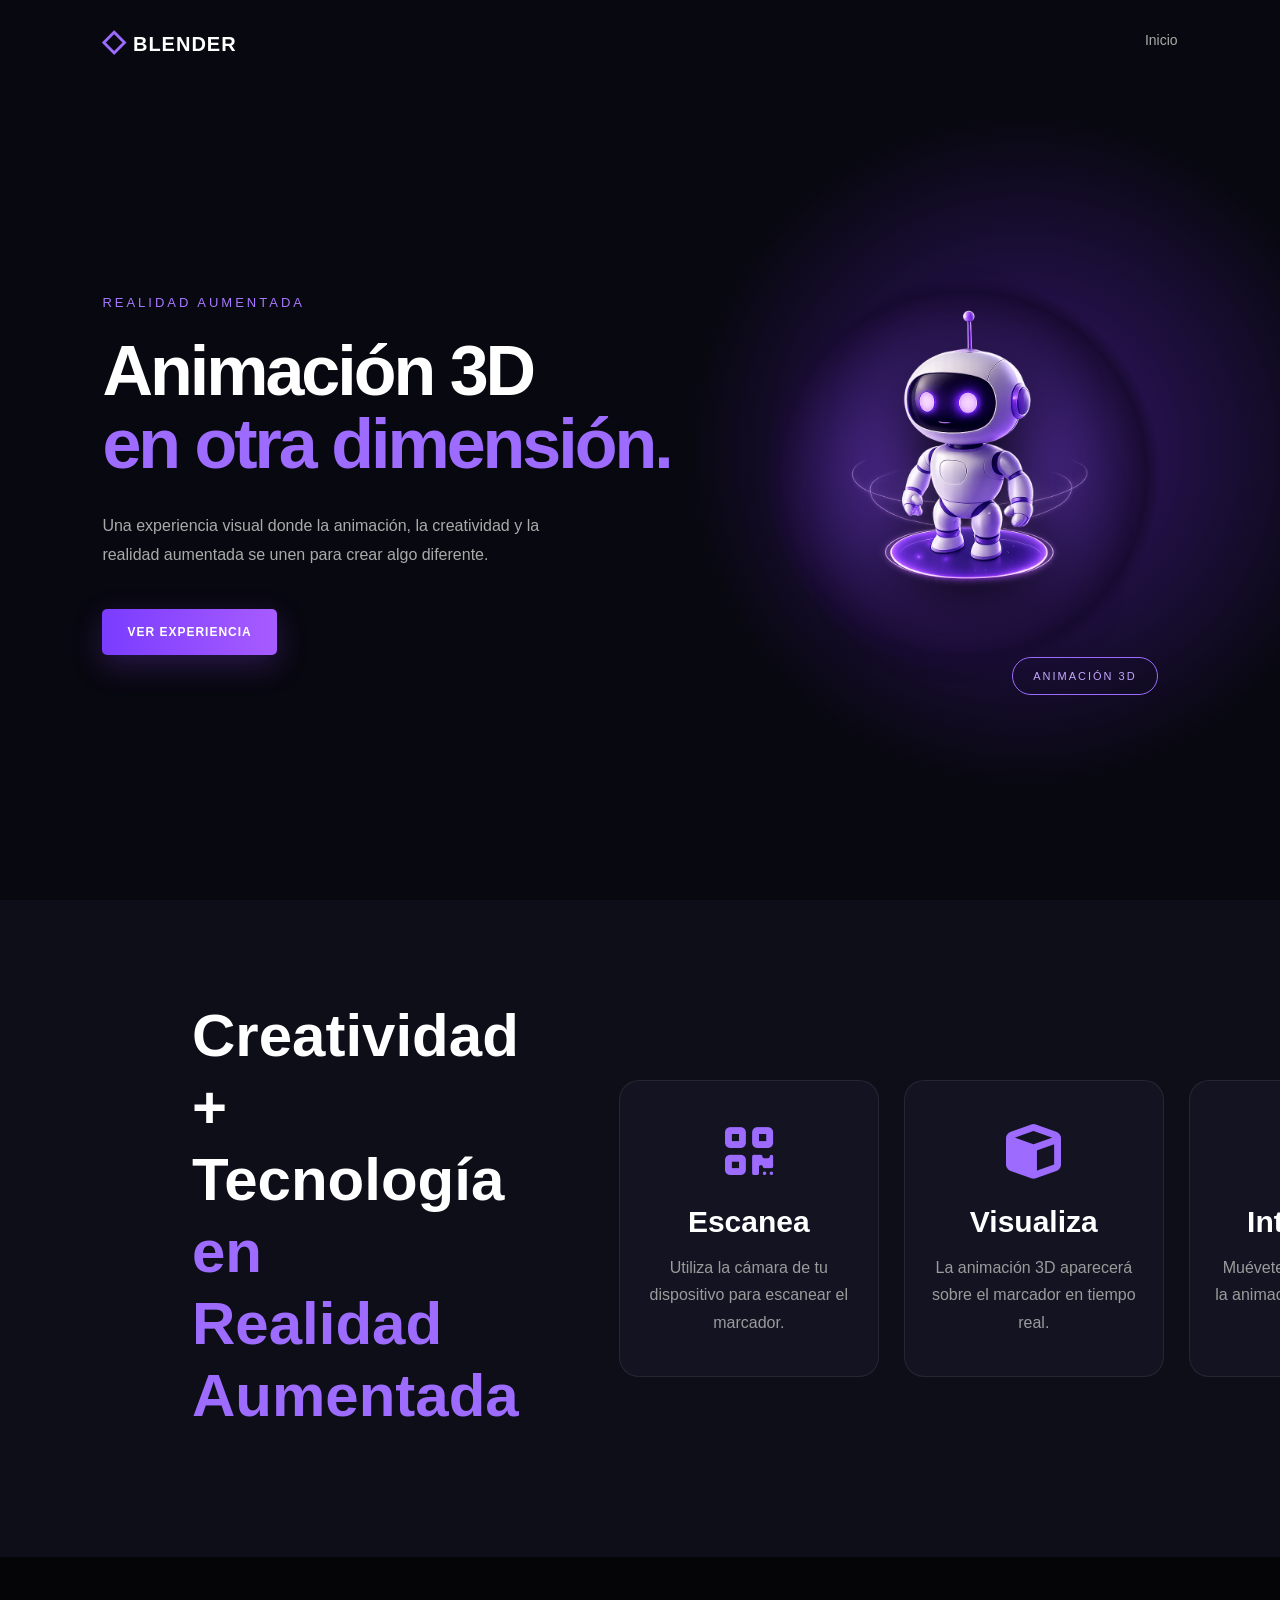
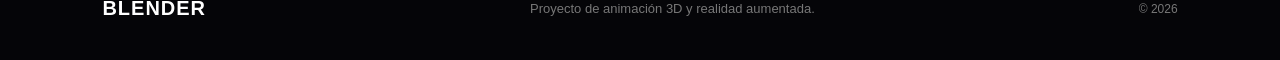
<file: index.html>
<!DOCTYPE html>
<html lang="es">

<head>

    <meta charset="UTF-8">

    <meta name="viewport"
          content="width=device-width, initial-scale=1.0">

    <title>AR Studio | Realidad Aumentada</title>

    <link rel="stylesheet" href="./css/estilo.css">
    <link rel="stylesheet" href="https://cdnjs.cloudflare.com/ajax/libs/font-awesome/6.7.2/css/all.min.css">

</head>


<body>


    <!-- BARRA DE NAVEGACIÓN -->

    <header>

        <div class="logo">

            <span>◇</span>

            BLENDER

        </div>


        <nav>
            <a href="index.html">Inicio</a>

        </nav>

    </header>


    <!-- SECCIÓN PRINCIPAL -->

    <main id="inicio" class="hero">


        <div class="contenido">


            <p class="etiqueta">

                REALIDAD AUMENTADA

            </p>


            <h1>

                Animación 3D

                <br>

                <span>en otra dimensión.</span>

            </h1>

            <p class="descripcion">

                Una experiencia visual donde la animación,

                la creatividad y la realidad aumentada

                se unen para crear algo diferente.

            </p>
            <div class="botones">

                <a href="pagina.html" class="btn principal">
                    VER EXPERIENCIA
                </a>
            </div>
        </div>

        <!-- IMAGEN DE TU ANIMACIÓN -->

        <div class="modelo">

            <div class="circulo"></div>
            <img src="./img/robot.png" alt="Animación 3D">
            <div class="etiqueta-modelo">
                ANIMACIÓN 3D
            </div>
        </div>
    </main>

    <!-- PROYECTO -->
<section class="proyecto">

    <div class="texto-proyecto">
        <h2>
            Creatividad + Tecnología
            <br>
            <span>en Realidad Aumentada</span>
        </h2>
    </div>

    <div class="cards">

        <div class="card">
            <div class="icono"><i class="fa-solid fa-qrcode"></i></div>
            <h3>Escanea</h3>
            <p>Utiliza la cámara de tu dispositivo para escanear el marcador.</p>
        </div>

        <div class="card">
            <div class="icono"><i class="fa-solid fa-cube"></i></div>
            <h3>Visualiza</h3>
            <p>La animación 3D aparecerá sobre el marcador en tiempo real.</p>
        </div>

        <div class="card">
            <div class="icono"><i class="fa-solid fa-hand-pointer"></i></div>
            <h3>Interactúa</h3>
            <p>Muévete, explora y disfruta la animación desde cualquier ángulo.</p>
        </div>

    </div>

</section>


    <!-- CONTACTO -->

    <footer id="contacto">

        <div class="logo">

            BLENDER

        </div>


        <p>

            Proyecto de animación 3D y realidad aumentada.

        </p>


        <p class="copyright">

            © 2026

        </p>


    </footer>


</body>

</html>
</file>
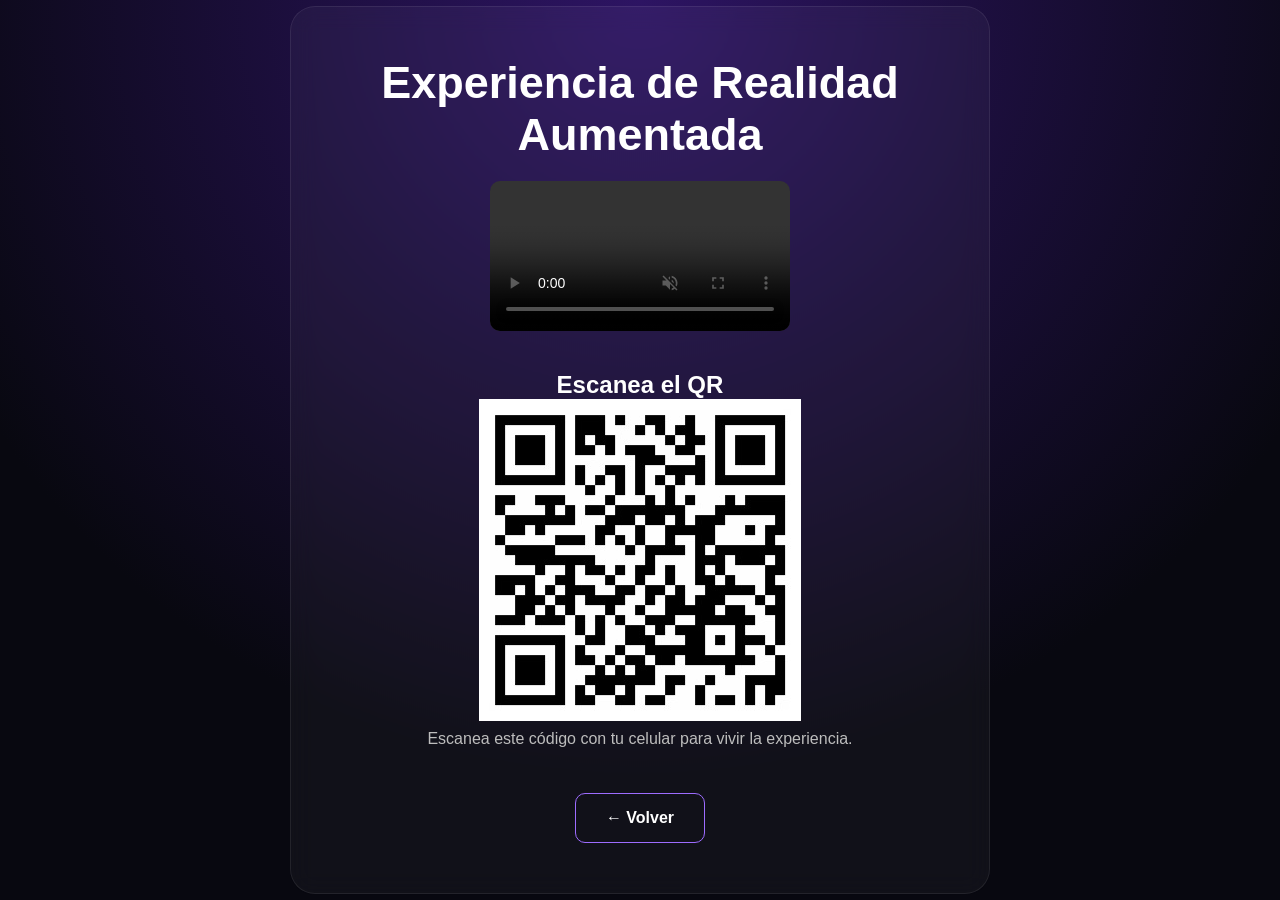
<file: pagina.html>
<!DOCTYPE html>
<html lang="es">

<head>

    <meta charset="UTF-8">

    <meta name="viewport" content="width=device-width, initial-scale=1.0">

    <title>Nuestra Animación</title>

    <link rel="stylesheet" href="./css/qr.css">

</head>

<body>

    <section class="contenedor">

        <h1>Experiencia de Realidad Aumentada</h1>

        <div class="contenido-qr">

    <div class="qr">
        <video controls autoplay loop muted>
            <source src="./img/pinguinoxd.mp4" type="video/mp4">
            Tu navegador no soporta videos.
        </video>
    </div>

    <div class="codigo-qr">
        <h2>Escanea el QR</h2>

        <img src="./img/qr.jpeg" alt="Código QR">

        <p>
            Escanea este código con tu celular
            para vivir la experiencia.
        </p>
    </div>

</div>

        <div class="botones">

            <a href="index.html" class="btn volver">
                ← Volver
            </a>
        </div>

    </section>
    <audio autoplay loop>
    <source src="./img/Tatiana - La Patita Lulú.mp3" type="audio/mpeg">
    </audio>

</body>

</html>
</file>
<file: css/estilo.css>
* {

    margin: 0;

    padding: 0;

    box-sizing: border-box;

}


html {

    scroll-behavior: smooth;

}


body {

    font-family: Arial, sans-serif;

    background: #080810;

    color: white;

}


/* BARRA DE NAVEGACIÓN */

header {

    height: 80px;

    padding: 0 8%;

    display: flex;

    align-items: center;

    justify-content: space-between;

    position: absolute;

    width: 100%;

    z-index: 10;

}


.logo {

    font-size: 20px;

    font-weight: bold;

    letter-spacing: 1px;

}


.logo span {

    color: #9d6cff;

    font-size: 30px;

}


nav {

    display: flex;

    gap: 35px;

}


nav a {

    color: #aaa;

    text-decoration: none;

    font-size: 14px;

    transition: 0.3s;

}


nav a:hover {

    color: white;

}


/* SECCIÓN PRINCIPAL */

.hero {

    min-height: 100vh;

    padding: 130px 8% 80px;

    display: flex;

    align-items: center;

    justify-content: space-between;

    overflow: hidden;


    background:

    radial-gradient(

        circle at 80% 50%,

        #35166e,

        transparent 30%

    ),

    #080810;

}


.contenido {

    max-width: 600px;

}


.etiqueta {

    color: #a778ff;

    font-size: 13px;

    letter-spacing: 3px;

    margin-bottom: 25px;

}


h1 {

    font-size: 70px;

    line-height: 1.05;

    letter-spacing: -3px;

}


h1 span {

    color: #9d6cff;

}


.descripcion {

    color: #aaa;

    max-width: 450px;

    line-height: 1.8;

    margin-top: 30px;

}


.botones {

    display: flex;

    align-items: center;

    gap: 30px;

    margin-top: 40px;

}


.btn {

    text-decoration: none;

    padding: 16px 25px;

    border-radius: 5px;

    font-size: 12px;

    font-weight: bold;

    letter-spacing: 1px;

}


.principal {

    color: white;

    background: linear-gradient(

        90deg,

        #7a3cff,

        #a75cff

    );

    box-shadow:

        0 10px 30px #6c35bd55;

}


.enlace {

    color: #aaa;

}


.enlace:hover {

    color: white;

}


/* MODELO 3D */

.modelo {

    width: 430px;

    height: 500px;

    position: relative;

    display: flex;

    align-items: center;

    justify-content: center;

}


.modelo img {

    width: 600px;

    position: relative;

    z-index: 2;

    filter: drop-shadow(

        0 20px 35px #000

    );

}


.circulo {

    width: 400px;

    height: 400px;

    border-radius: 50%;

    position: absolute;

    background:

    radial-gradient(

        circle,

        #7541d8,

        #180b32 65%,

        transparent 70%

    );

}


.etiqueta-modelo {

    position: absolute;

    bottom: 30px;

    right: 20px;

    padding: 12px 20px;

    border: 1px solid #9d6cff;

    border-radius: 30px;

    font-size: 11px;

    letter-spacing: 2px;

    color: #c4a7ff;

}


/* PROYECTO */

.proyecto {

    min-height: 500px;

    padding: 100px 15%;

    display: flex;

    gap: 100px;

    align-items: center;

    background: #0e0e18;

}


.numero {

    font-size: 100px;

    color: #282238;

    font-weight: bold;

}


h2 {

    font-size: 42px;

    margin-bottom: 25px;

}


.texto {

    max-width: 600px;

    color: #999;

    line-height: 1.8;

    margin-bottom: 15px;

}


/* EXPERIENCIA */

.experiencia {

    padding: 120px 20px;

    text-align: center;

    background:

    linear-gradient(

        130deg,

        #160d2c,

        #0a0a12

    );

}


.experiencia h2 {

    max-width: 700px;

    margin: auto;

    margin-bottom: 20px;

}


.experiencia p:not(.etiqueta) {

    color: #999;

    margin-bottom: 35px;

}


/* FOOTER */

footer {

    padding: 40px 8%;

    display: flex;

    align-items: center;

    justify-content: space-between;

    background: #050508;

}


footer p {

    color: #777;

    font-size: 13px;

}


.copyright {

    font-size: 12px;

}

.texto-proyecto{
    flex:1;
}

.texto-proyecto h2{
    font-size:60px;
    line-height:1.2;
    margin-bottom:25px;
}

.texto-proyecto h2 span{
    color:#9d6cff;
}

.texto-proyecto p{
    color:#9d9d9d;
    line-height:1.8;
    margin-top:20px;
}

.cards{
    flex:1;
    display:flex;
    justify-content:center;
    gap:25px;
}

.card{
    width:260px;
    padding:40px 25px;
    border-radius:20px;
    background:#131322;
    border:1px solid rgba(255,255,255,.08);
    text-align:center;
    transition:.4s;
}

.card:hover{
    transform:translateY(-10px);
    border-color:#9d6cff;
    box-shadow:0 0 25px rgba(157,108,255,.4);
}

.icono{
    font-size:55px;
    color:#9d6cff;
    margin-bottom:20px;
}

.card h3{
    margin-bottom:15px;
    font-size:30px;
}

.card p{
    color:#9b9b9b;
    line-height:1.7;
}

/* RESPONSIVE */

@media (max-width: 900px) {


    header {

        padding: 20px;

    }


    nav {

        gap: 15px;

    }


    .hero {

        flex-direction: column;

        text-align: center;

        padding-top: 150px;

    }


    h1 {

        font-size: 50px;

    }


    .descripcion {

        margin-left: auto;

        margin-right: auto;

    }


    .botones {

        justify-content: center;

        flex-wrap: wrap;

    }


    .modelo {

        transform: scale(0.8);

    }


    .proyecto {

        flex-direction: column;

        text-align: center;

        gap: 20px;

        padding: 80px 8%;

    }
    
     .cards{
        display:grid;
        grid-template-columns:repeat(2,1fr);
        gap:20px;
    }

    .card:last-child{
        grid-column:1 / span 2;
        justify-self:center;
        max-width:320px;
    }

    footer {

        flex-direction: column;

        gap: 20px;

        text-align: center;

    }

}
</file>
<file: css/qr.css>
*{
    margin:0;
    padding:0;
    box-sizing:border-box;
}

body{

    font-family:Arial, Helvetica, sans-serif;

    background:
    radial-gradient(circle at top,#2d1463,#080810 70%);

    color:white;

    min-height:100vh;

    display:flex;

    justify-content:center;

    align-items:center;

}

.contenedor{

    width:90%;
    max-width:700px;

    background:rgba(255,255,255,.04);

    border:1px solid rgba(255,255,255,.08);

    border-radius:25px;

    padding:50px;

    text-align:center;

    backdrop-filter:blur(12px);

}

h1{

    font-size:45px;

    margin-bottom:20px;

}

p{

    color:#bdbdbd;

    line-height:1.8;

    margin-bottom:40px;

}

.qr{

    display:flex;

    justify-content:center;

    margin-bottom:40px;

}

.qr img{

    width:300px;

    border-radius:15px;

    background:white;

    padding:15px;

    box-shadow:0 0 35px rgba(157,108,255,.4);

}

.botones{

    display:flex;

    justify-content:center;

    gap:20px;

    flex-wrap:wrap;

}

.btn{

    text-decoration:none;

    padding:15px 30px;

    border-radius:10px;

    font-weight:bold;

    transition:.3s;

}

.volver{

    color:white;

    border:1px solid #9d6cff;

}

.volver:hover{

    background:#9d6cff;

}

.descargar{

    color:white;

    background:linear-gradient(90deg,#7a3cff,#a75cff);

}

.descargar:hover{

    transform:translateY(-4px);

}
.qr video {
    width: 300px;
    max-width: 100%;
    border-radius: 10px;
}
</file>
